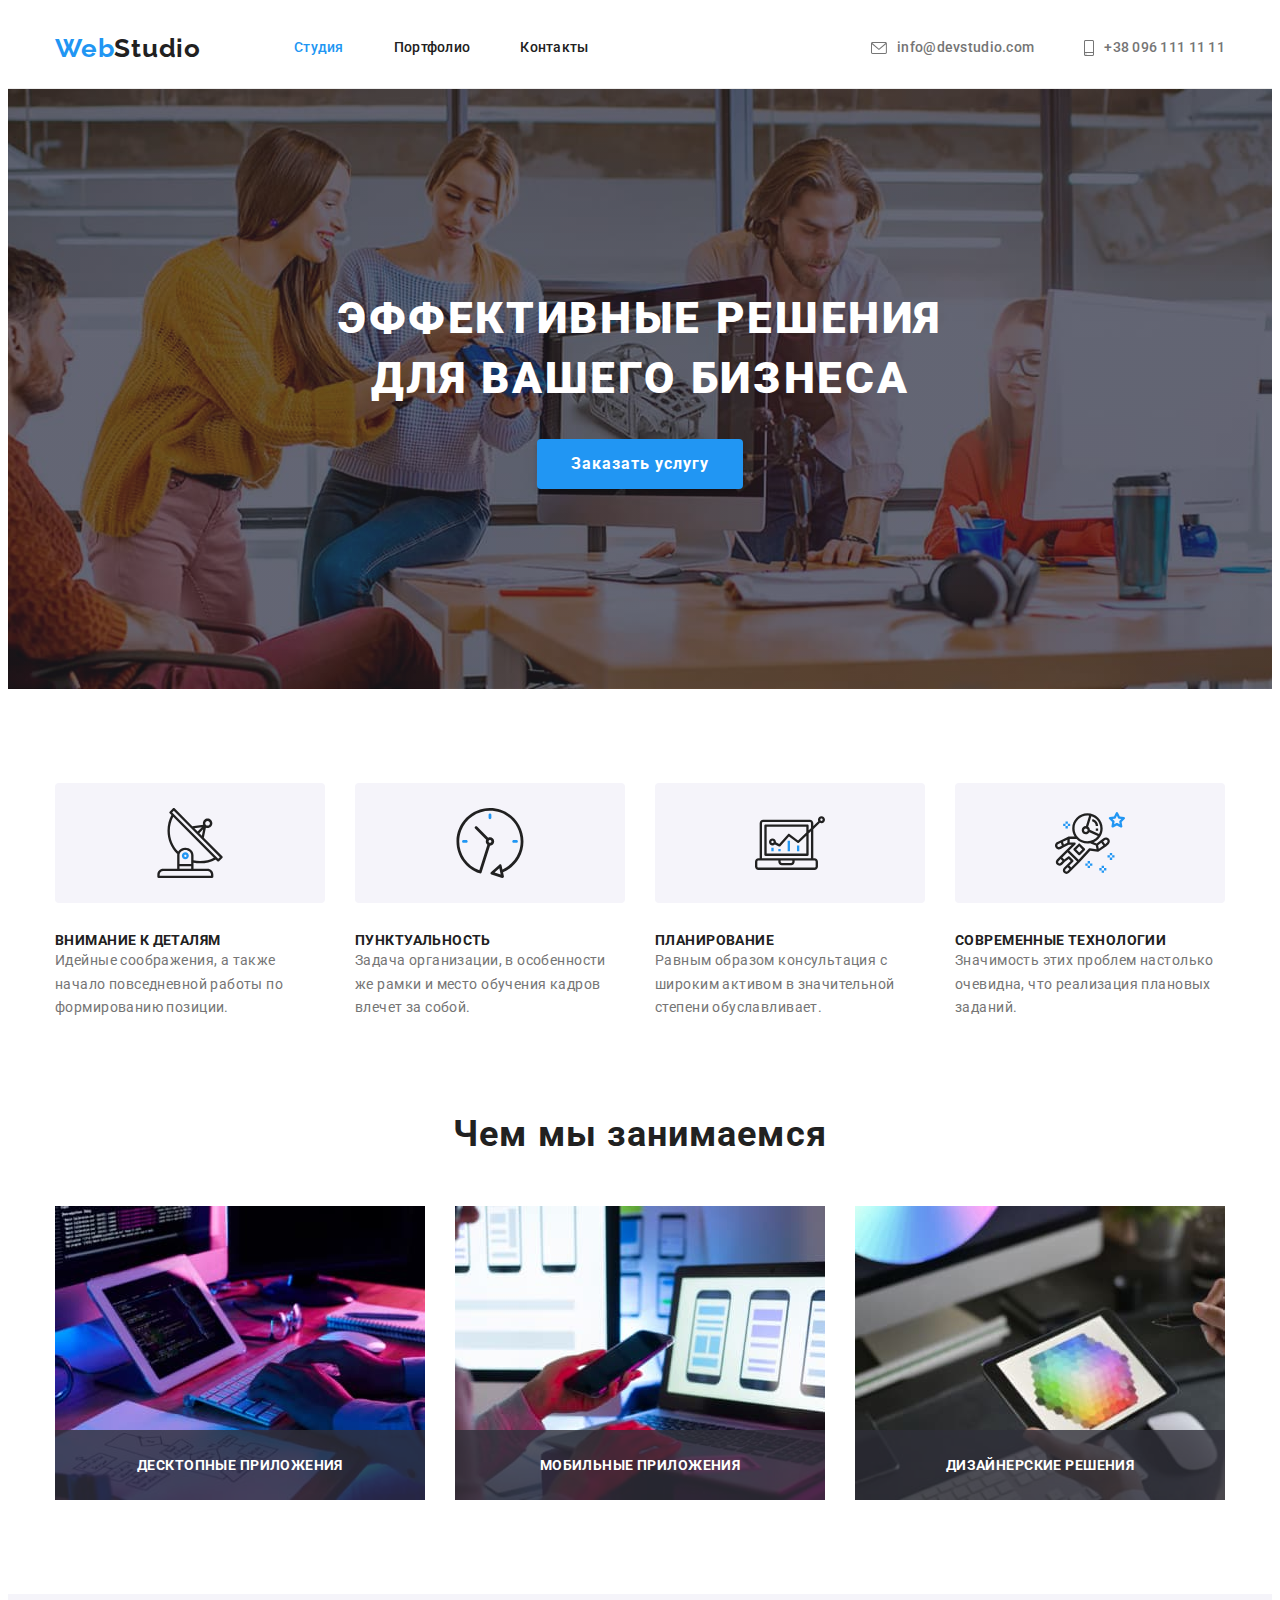
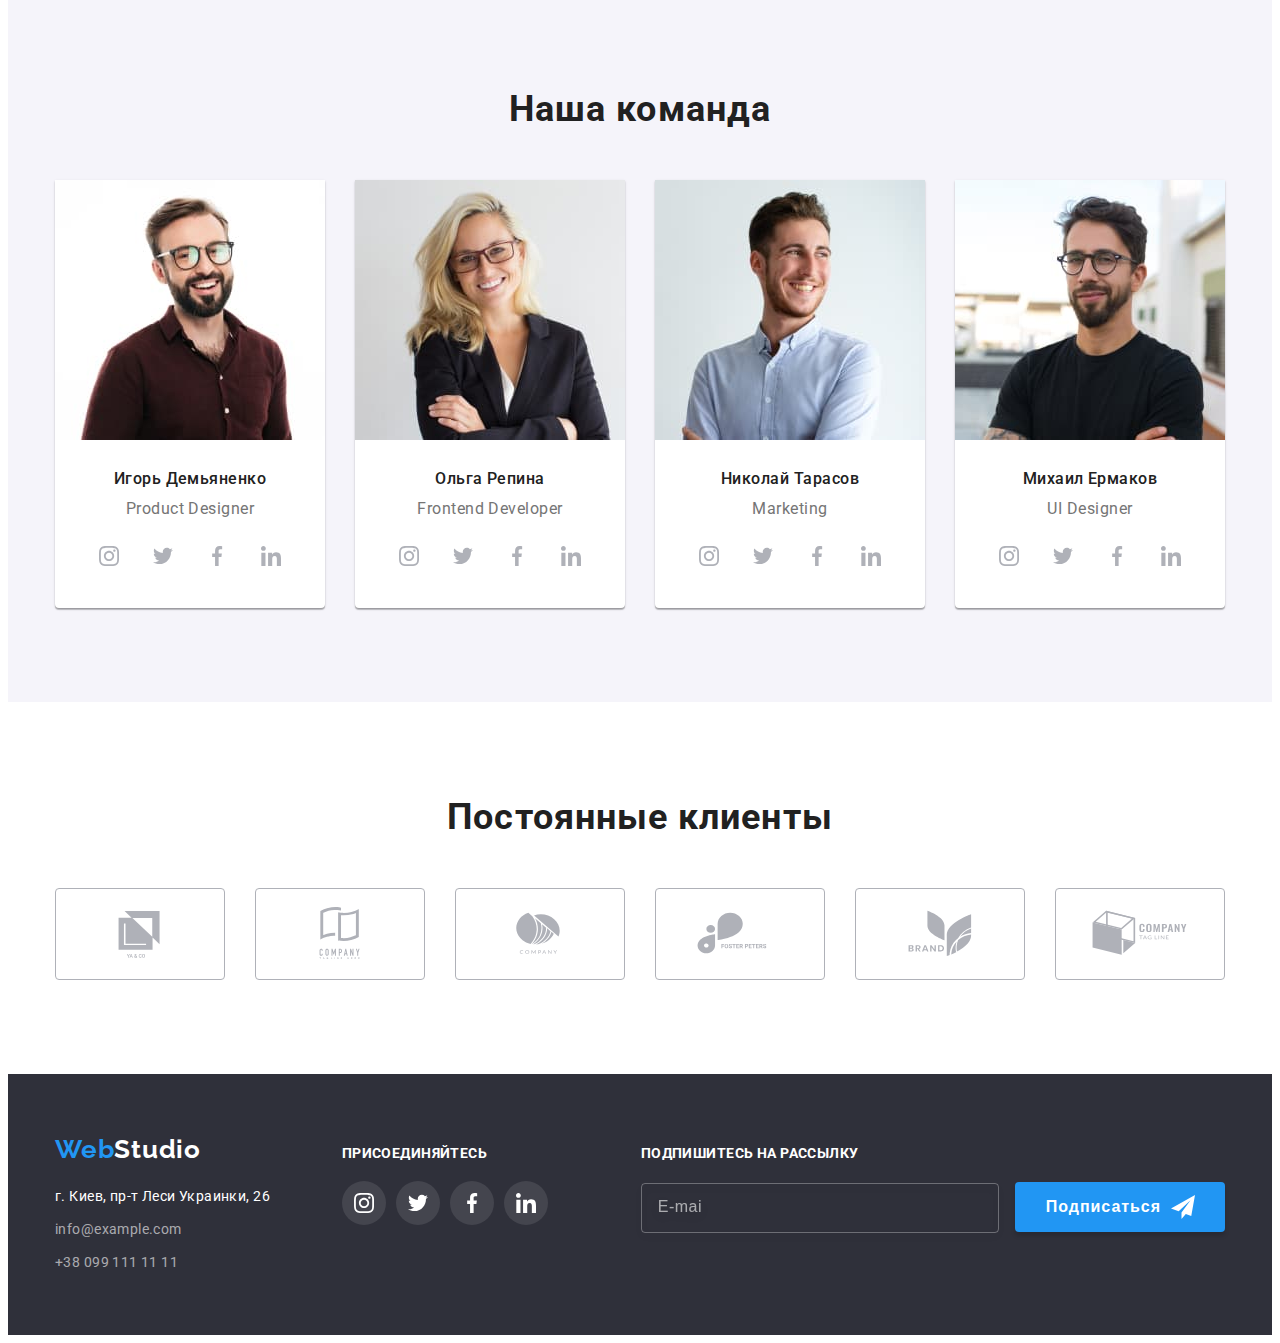
<file: index.html>
<!DOCTYPE html>
<html lang="ru">
    <head>
    <meta charset="UTF-8">
    <meta http-equiv="X-UA-Compatible" content="IE=edge">
    <meta name="viewport" content="width=device-width, initial-scale=1.0">
    <title>Webstudio</title>
    <link rel="preconnect" href="https://fonts.googleapis.com">
    <link rel="preconnect" href="https://fonts.gstatic.com" crossorigin>
    <link
        href="https://fonts.googleapis.com/css2?family=Montserrat&family=Raleway:wght@700&family=Roboto:wght@400;500;700;900&display=swap"
        rel="stylesheet">
        <link rel="stylesheet" href="https://cdnjs.cloudflare.com/ajax/libs/modern-normalize/1.1.0/modern-normalize.min.css"
            integrity="sha512-wpPYUAdjBVSE4KJnH1VR1HeZfpl1ub8YT/NKx4PuQ5NmX2tKuGu6U/JRp5y+Y8XG2tV+wKQpNHVUX03MfMFn9Q=="
            crossorigin="anonymous" referrerpolicy="no-referrer" />
    <link rel="stylesheet" href="./css/main.min.css">
    </head>
<body>
    <header class="header">
        <div class="container header__container">
        <nav class="navigation">
            <a href="" class="logo header-logo"><span class="half-logo">Web</span>Studio</a>
            <ul class="navigation-list list">
                <li class="navigation-list__item"><a href="" class="navigation-list__link current">Студия</a></li>
                <li class="navigation-list__item"><a href="./portfolio.html" class="navigation-list__link">Портфолио</a></li>
                <li class="navigation-list__item"><a href="" class="navigation-list__link">Контакты</a></li>
            </ul>
        </nav>
        <ul class="header-list-connection list">
            <li class="header-list-connection__item">
                <a href="mailto:info@devstudio.com" class="header-list-connection__mail">
                    <svg class="header-list-connection__icon" width="16" height="12">
                        <use href="./images/page1/icons.svg#icon-envelope"></use>
                    </svg>info@devstudio.com</a>
            </li>
            <li class="header-list-connection__item">
                <a href="tel:+380961111111" class="header-list-connection__tel">
                    <svg class="header-list-connection__icon" width="10" height="16">
                        <use href="./images/page1/icons.svg#icon-smartphone"></use>
                    </svg>+38 096 111 11 11</a>
            </li>
        </ul>
        </div>
    </header>
    <main>
        <section class="hero section">
            <div class="container">
            <h1 class="hero__title">Эффективные решения для вашего бизнеса</h1>
            <button type="button" class="hero__btn" data-modal-open>Заказать услугу</button>
            </div>
        </section>
        <section class="features features__section">
            <div class="container">
            <h2 class="visually-hidden">Наши особенности</h2>
            <ul class="features-list list">
                <li class="features-list__item">
                    <div class="features__icons">
                    <svg class="features__icon" width="70" height="70">
                        <use href="./images/page1/icons.svg#icon-antenna-1"></use>
                    </svg>
                    </div>
                    <h3 class="features-list__title">Внимание к деталям</h3>
                    <p class="features-list__text">Идейные соображения, а также начало повседневной работы по формированию позиции.</p>
                </li>
                <li class="features-list__item">
                    <div class="features__icons">
                    <svg class="features__icon" width="70" height="70">
                        <use href="./images/page1/icons.svg#icon-clock-1"></use>
                    </svg>
                    </div>
                    <h3 class="features-list__title">Пунктуальность</h3>
                    <p class="features-list__text">Задача организации, в особенности же рамки и место обучения кадров влечет за собой.</p>
                </li>
                <li class="features-list__item">
                    <div class="features__icons">
                    <svg class="features__icon" width="70" height="70">
                        <use href="./images/page1/icons.svg#icon-diagram-1"></use>
                    </svg>
                    </div>
                    <h3 class="features-list__title">Планирование</h3>
                    <p class="features-list__text">Равным образом консультация с широким активом в значительной степени обуславливает.</p>
                </li>
                <li class="features-list__item">
                    <div class="features__icons">
                    <svg class="features__icon" width="70" height="70">
                        <use href="./images/page1/icons.svg#icon-astronaut-1"></use>
                    </svg>
                    </div>
                    <h3 class="features-list__title">Современные технологии</h3>
                    <p class="features-list__text">Значимость этих проблем настолько очевидна, что реализация плановых заданий.</p>
                </li>
            </ul>
            </div>
        </section>
        <section class="occupation section">
            <div class="container">
                <h2 class="occupation__title">Чем мы занимаемся</h2>
                <ul class="occupation-list list">
                    <li class="occupation-list__item">
                        <img src="./images/page1/box1.jpg" alt="вёрстка" width="370" class="occupation-list__img">
                        <div class="occupation-list__label">Десктопные приложения</div>
                    </li>
                    <li class="occupation-list__item">
                        <img src="./images/page1/box2.jpg" alt="дизайн" width="370" class="occupation-list__img">
                        <div class="occupation-list__label">Мобильные приложения</div>
                    </li>
                    <li class="occupation-list__item">
                        <img src="./images/page1/box3.jpg" alt="графика" width="370" class="occupation-list__img">
                        <div class="occupation-list__label">Дизайнерские решения</div>
                    </li>
                </ul>
            </div>
        </section>
        <section class="team section">
            <div class="container">
            <h2 class="team__title">Наша команда</h2>
            <ul class="team-list list">
                <li class="team-list__item">
                    <img src="./images/page1/teamcard1.jpg" 
                    alt="Дизайнер продукта"
                    width="270"
                    class="team-list__img">
                    <div class="team-list__content">
                    <h3 class="team__name">Игорь Демьяненко</h3>
                    <p class="team-list__position">Product Designer</p>
                    <ul class="team-socials list">
                        <li class="team-socials__item">
                            <a href="" class="team-socials__link">
                                <svg class="team-socials__icon" width="20" height="20">
                                    <use href="./images/page1/icons.svg#icon-instagram-2"></use>
                                </svg>
                            </a>
                        </li>
                        <li class="team-socials__item">
                            <a href="" class="team-socials__link">
                                <svg class="team-socials__icon" width="20" height="20">
                                    <use href="./images/page1/icons.svg#icon-twitter-1"></use>
                                </svg>
                            </a>
                        </li>
                        <li class="team-socials__item">
                            <a href="" class="team-socials__link">
                                <svg class="team-socials__icon" width="20" height="20">
                                    <use href="./images/page1/icons.svg#icon-facebook-1"></use>
                                </svg>
                            </a>
                        </li>
                        <li class="team-socials__item">
                            <a href="" class="team-socials__link">
                                <svg class="team-socials__icon" width="20" height="20">
                                    <use href="./images/page1/icons.svg#icon-linkedin-1"></use>
                                </svg>
                            </a>
                        </li>
                    </ul>
                </div>
                </li>
                <li class="team-list__item">
                    <img 
                    src="./images/page1/teamcard2.jpg" 
                    alt="Фронтенд-разработчик" 
                    width="270"
                    class="team-list__img">
                    <div class="team-list__content">
                    <h3 class="team__name">Ольга Репина</h3>
                    <p class="team-list__position">Frontend Developer</p>
                    <ul class="team-socials list">
                        <li class="team-socials__item">
                            <a href="" class="team-socials__link">
                                <svg class="team-socials__icon" width="20" height="20">
                                    <use href="./images/page1/icons.svg#icon-instagram-2"></use>
                                </svg>
                            </a>
                        </li>
                        <li class="team-socials__item">
                            <a href="" class="team-socials__link">
                                <svg class="team-socials__icon" width="20" height="20">
                                    <use href="./images/page1/icons.svg#icon-twitter-1"></use>
                                </svg>
                            </a>
                        </li>
                        <li class="team-socials__item">
                            <a href="" class="team-socials__link">
                                <svg class="team-socials__icon" width="20" height="20">
                                    <use href="./images/page1/icons.svg#icon-facebook-1"></use>
                                </svg>
                            </a>
                        </li>
                        <li class="team-socials__item">
                            <a href="" class="team-socials__link">
                                <svg class="team-socials__icon" width="20" height="20">
                                    <use href="./images/page1/icons.svg#icon-linkedin-1"></use>
                                </svg>
                            </a>
                        </li>
                    </ul>
                </div>
                </li>
                <li class="team-list__item">
                    <img 
                    src="./images/page1/teamcard3.jpg" 
                    alt="Маркетолог" 
                    width="270"
                    class="team-list__img">
                    <div class="team-list__content">
                    <h3 class="team__name">Николай Тарасов</h3>
                    <p class="team-list__position">Marketing</p>
                    <ul class="team-socials list">
                        <li class="team-socials__item">
                            <a href="" class="team-socials__link">
                                <svg class="team-socials__icon" width="20" height="20">
                                    <use href="./images/page1/icons.svg#icon-instagram-2"></use>
                                </svg>
                            </a>
                        </li>
                        <li class="team-socials__item">
                            <a href="" class="team-socials__link">
                                <svg class="team-socials__icon" width="20" height="20">
                                    <use href="./images/page1/icons.svg#icon-twitter-1"></use>
                                </svg>
                            </a>
                        </li>
                        <li class="team-socials__item">
                            <a href="" class="team-socials__link">
                                <svg class="team-socials__icon" width="20" height="20">
                                    <use href="./images/page1/icons.svg#icon-facebook-1"></use>
                                </svg>
                            </a>
                        </li>
                        <li class="team-socials__item">
                            <a href="" class="team-socials__link">
                                <svg class="team-socials__icon" width="20" height="20">
                                    <use href="./images/page1/icons.svg#icon-linkedin-1"></use>
                                </svg>
                            </a>
                        </li>
                    </ul>
                </div>
                </li>
                <li class="team-list__item">
                    <img 
                    src="./images/page1/teamcard4.jpg" 
                    alt="Дизайнер интерфейса" 
                    width="270"
                    class="team-list__img">
                    <div class="team-list__content">
                    <h3 class="team__name">Михаил Ермаков</h3>
                    <p class="team-list__position">UI Designer</p>
                    <ul class="team-socials list">
                        <li class="team-socials__item">
                            <a href="" class="team-socials__link">
                                <svg class="team-socials__icon" width="20" height="20">
                                    <use href="./images/page1/icons.svg#icon-instagram-2"></use>
                                </svg>
                            </a>
                        </li>
                        <li class="team-socials__item">
                            <a href="" class="team-socials__link">
                                <svg class="team-socials__icon" width="20" height="20">
                                    <use href="./images/page1/icons.svg#icon-twitter-1"></use>
                                </svg>
                            </a>
                        </li>
                        <li class="team-socials__item">
                            <a href="" class="team-socials__link">
                                <svg class="team-socials__icon" width="20" height="20">
                                    <use href="./images/page1/icons.svg#icon-facebook-1"></use>
                                </svg>
                            </a>
                        </li>
                        <li class="team-socials__item">
                            <a href="" class="team-socials__link">
                                <svg class="team-socials__icon" width="20" height="20">
                                    <use href="./images/page1/icons.svg#icon-linkedin-1"></use>
                                </svg>
                            </a>
                        </li>
                    </ul>
                </div>
                </li>
            </ul>
            </div>
        </section>
        <section class="clients section">
            <div class="container">
            <h2 class="clients__title">Постоянные клиенты</h2>
            <ul class="clients-list list">
                <li class="clients-list__item">
                    <a href="" class="clients-list__link">
                    <svg class="clients-list__icon" width="160" height="60">
                        <use href="./images/page1/icons.svg#icon-client-1"></use>
                    </svg>
                    </a>
                </li>
                <li class="clients-list__item">
                    <a href="" class="clients-list__link">
                    <svg class="clients-list__icon" width="160" height="60">
                        <use href="./images/page1/icons.svg#icon-client-2"></use>
                    </svg>
                    </a>
                </li>
                <li class="clients-list__item">
                    <a href="" class="clients-list__link">
                    <svg class="clients-list__icon" width="160" height="60">
                        <use href="./images/page1/icons.svg#icon-client-3"></use>
                    </svg>
                    </a>
                </li>
                <li class="clients-list__item">
                    <a href="" class="clients-list__link">
                    <svg class="clients-list__icon" width="160" height="60">
                        <use href="./images/page1/icons.svg#icon-client-4"></use>
                    </svg>
                    </a>
                </li>
                <li class="clients-list__item">
                    <a href="" class="clients-list__link">
                    <svg class="clients-list__icon" width="160" height="60">
                        <use href="./images/page1/icons.svg#icon-client-5"></use>
                    </svg>
                    </a>
                </li>
                <li class="clients-list__item">
                    <a href="" class="clients-list__link">
                    <svg class="clients-list__icon" width="160" height="60">
                        <use href="./images/page1/icons.svg#icon-client-6"></use>
                    </svg>
                    </a>
                </li>
            </ul>
            </div>
        </section>
    </main>
    <footer class="footer">
        <div class="container footer-container">
            <div class="footer-address__container">
            <a href="" class="logo footer-logo"><span class="half-logo">Web</span><span class="half-second-logo">Studio</span></a>
        <address class="address">
        <ul class="footer-list list">
            <li class="footer-list__item">
                <a 
                    href="https://goo.gl/maps/ZpCN1E6qf6AYgeDj6" 
                    target="_blank" rel="noopener noreferrer nofollow"
                    class="footer-list__address">г. Киев, пр-т Леси Украинки, 26</a>
            </li>
            <li class="footer-list__item">
                <a href="mailto:info@example.com" class="footer-list__mail">info@example.com</a>
            </li>
            <li class="footer-list__item">
                <a href="tel:+380991111111" class="footer-list__tel">+38 099 111 11 11</a>
            </li>
        </ul>
        </address>
        </div>
        <div class="footer-socials">
        <p class="footer__text">присоединяйтесь</p>
        <ul class="footer-socials-list list">
            <li class="footer-socials-list__item">
                <a href="" class="footer-socials__link">
                    <svg class="footer-socials__icon" width="20" height="20">
                        <use href="./images/page1/icons.svg#icon-instagram-2"></use>
                    </svg>
                </a>
            </li>
            <li class="footer-socials-list__item">
                <a href="" class="footer-socials__link">
                    <svg class="footer-socials__icon" width="20" height="20">
                        <use href="./images/page1/icons.svg#icon-twitter-1"></use>
                    </svg>
                </a>
            </li>
            <li class="footer-socials-list__item">
                <a href="" class="footer-socials__link">
                    <svg class="footer-socials__icon" width="20" height="20">
                        <use href="./images/page1/icons.svg#icon-facebook-1"></use>
                    </svg>
                </a>
            </li>
            <li class="footer-socials-list__item">
                <a href="" class="footer-socials__link">
                    <svg class="footer-socials__icon" width="20" height="20">
                        <use href="./images/page1/icons.svg#icon-linkedin-1"></use>
                    </svg>
                </a>
            </li>
        </ul>
        </div>
        <div class="footer-input__wrap">
        <form class="footer-form">
            <label for="footer-input" class="footer__label">Подпишитесь на рассылку</label>
                <input 
                    name="footer-input"
                    type="email" 
                    class="footer-input"
                    placeholder="E-mail"
                    id="footer-input">
                <button type="submit" class="footer-btn">Подписаться
                    <svg class="footer-btn__icon" width="24" height="24">
                        <use href="./images/page1/icons.svg#icon-send"></use>
                    </svg>
                </button>
            </form>
        </div>
        </div>
    </footer>
    <div class="backdrop is-hidden" data-modal>
        <div class="modal">
            <button type="button" class="modal__close-btn" data-modal-close>
                <svg class="modal__icon" width="11" height="11">
                    <use href="./images/page1/icons.svg#icon-close-black"></use>
                </svg>
            </button>
            <p class="modal__title">Оставьте свои данные, мы вам перезвоним</p>
            <form class="modal-form">
                <div class="form-field">
                    <label for="user-name" class="modal__label">Имя</label>
                    <span class="modal-input__wrap">
                        <input 
                        type="text" 
                        name="user-name" 
                        class="modal-input"
                        id="user-name">
                        <svg class="modal-input__icon" width="18" height="18">
                            <use href="./images/page1/icons.svg#icon-person-black"></use>
                        </svg>
                    </span>
                    </div>
                <div class="form-field">
                    <label for="user-tel" class="modal__label">Телефон</label>
                    <span class="modal-input__wrap">
                        <input 
                        type="tel" 
                        name="user-tel" 
                        class="modal-input"
                        id="user-tel">
                        <svg class="modal-input__icon" width="18" height="18">
                            <use href="./images/page1/icons.svg#icon-phone-black"></use>
                        </svg>
                    </span>
                </div>
                <div class="form-field">
                    <label for="user-email" class="modal__label">Почта</label>
                    <span class="modal-input__wrap">
                        <input 
                        type="email" 
                        name="user-email" 
                        class="modal-input"
                        id="user-email">
                        <svg class="modal-input__icon" width="18" height="18">
                            <use href="./images/page1/icons.svg#icon-email-black"></use>
                        </svg>
                    </span>
                </div>
                <div class="form-field">
                    <label for="user-comment" class="modal__label">Комментарий</label>
                    <textarea 
                    name="user-comment" 
                    id="user-comment" 
                    cols="30" 
                    rows="10" 
                    class="modal-textarea" 
                    placeholder="Введите текст"></textarea>
                </div>
                <div class="form-field">
                    <label class="modal-checkbox__text">
                        <input 
                        type="checkbox" 
                        name="user-agreement" 
                        class="modal-checkbox visually-hidden">
                            <span class="modal-checkbox__icon">
                            <svg class="modal-checkbox__check" width="16" height="15">
                                    <use href="./images/page1/icons.svg#icon-vector-check"></use>
                                </svg>
                            </span>Соглашаюсь с рассылкой и принимаю<a href="" class="modal-checkbox__second-text"> Условия договора</a></label>
                </div>  
                <button type="submit" class="modal__btn">Отправить</button>
        </form>
        </div>
    </div>
    <script src="./modal.js"></script>
</body>
</html>
</file>
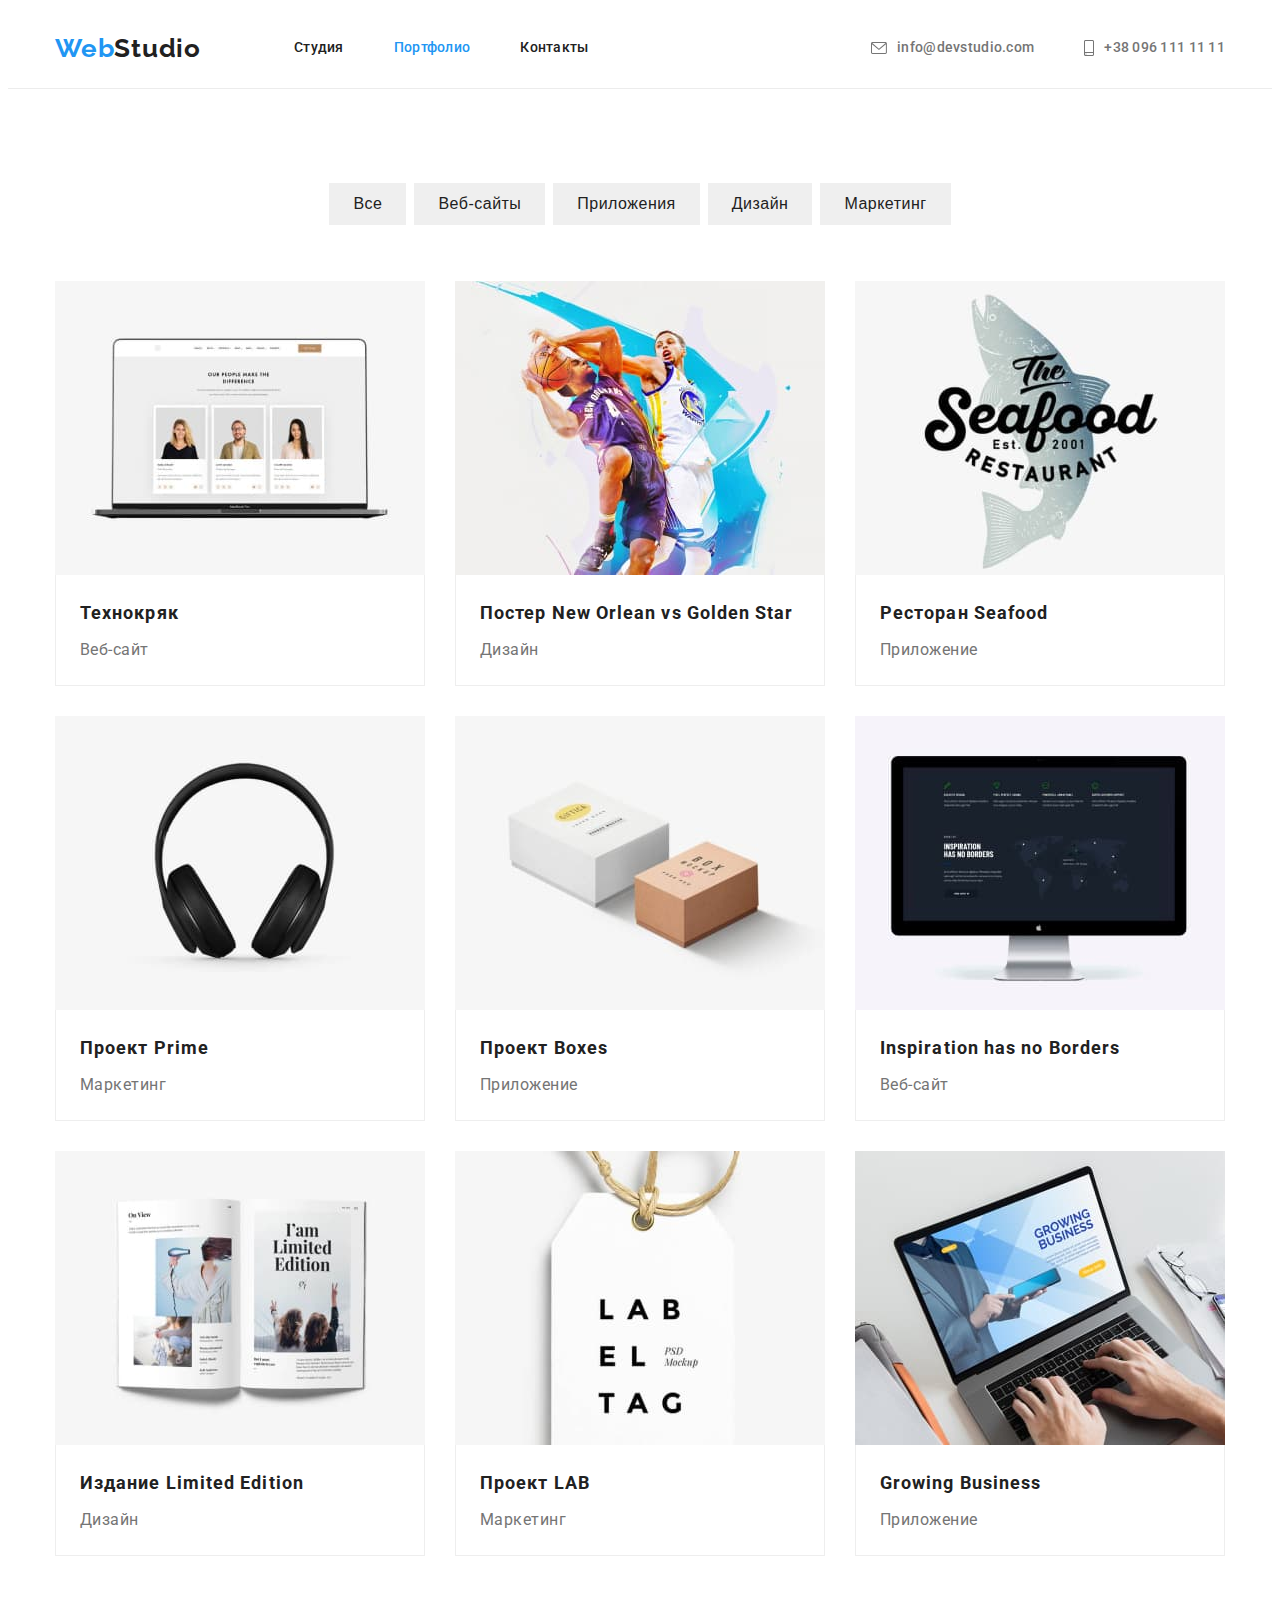
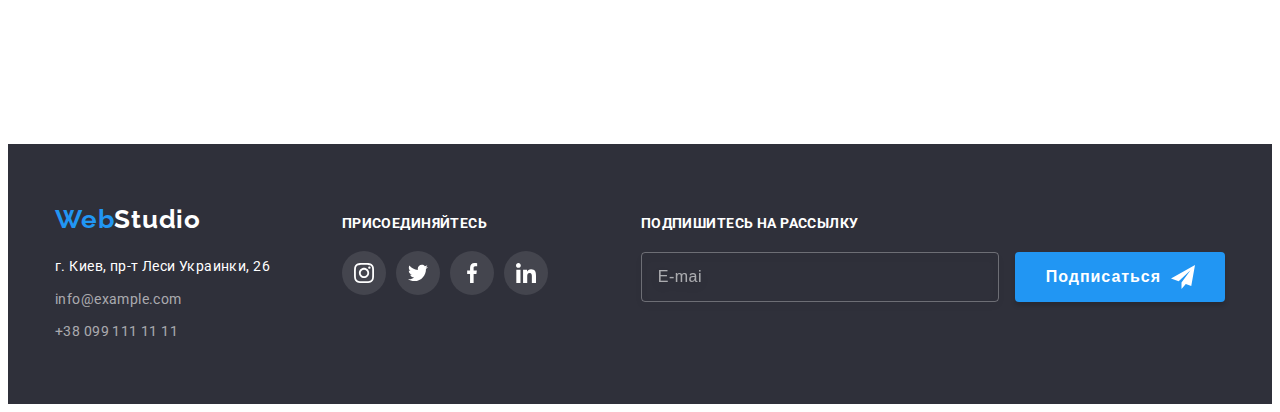
<file: portfolio.html>
<!DOCTYPE html>
<html lang="ru">
  <head>
    <meta charset="UTF-8" />
    <meta http-equiv="X-UA-Compatible" content="IE=edge" />
    <meta name="viewport" content="width=device-width, initial-scale=1.0" />
    <title>Webstudio</title>
    <link rel="preconnect" href="https://fonts.googleapis.com" />
    <link rel="preconnect" href="https://fonts.gstatic.com" crossorigin />
    <link
      href="https://fonts.googleapis.com/css2?family=Montserrat&family=Raleway:wght@700&family=Roboto:wght@400;500;700;900&display=swap"
      rel="stylesheet"
    />
    <link rel="stylesheet" href="https://cdnjs.cloudflare.com/ajax/libs/modern-normalize/1.1.0/modern-normalize.min.css"
      integrity="sha512-wpPYUAdjBVSE4KJnH1VR1HeZfpl1ub8YT/NKx4PuQ5NmX2tKuGu6U/JRp5y+Y8XG2tV+wKQpNHVUX03MfMFn9Q=="
      crossorigin="anonymous" referrerpolicy="no-referrer" />
    <link rel="stylesheet" href="./css/main.min.css">

  </head>

  <body>
    <header class="header">
      <div class="container header__container">
        <nav class="navigation">
          <a href="" class="logo header-logo"><span class="half-logo">Web</span>Studio</a>
          <ul class="navigation-list list">
            <li class="navigation-list__item"><a href="./index.html" class="navigation-list__link">Студия</a></li>
            <li class="navigation-list__item"><a href="" class="navigation-list__link current">Портфолио</a></li>
            <li class="navigation-list__item"><a href="" class="navigation-list__link">Контакты</a></li>
          </ul>
        </nav>
        <ul class="header-list-connection list">
          <li class="header-list-connection__item">
            <a href="mailto:info@devstudio.com" class="header-list-connection__mail">
              <svg class="header-list-connection__icon" width="16" height="12">
                <use href="./images/page1/icons.svg#icon-envelope"></use>
              </svg>info@devstudio.com</a>
          </li>
          <li class="header-list-connection__item">
            <a href="tel:+380961111111" class="header-list-connection__tel">
              <svg class="header-list-connection__icon" width="10" height="16">
                <use href="./images/page1/icons.svg#icon-smartphone"></use>
              </svg>+38 096 111 11 11</a>
          </li>
        </ul>
        </div>
        </header>
    <main>
      <section class="products section">
        <div class="container">
        <h2 class="visually-hidden">Фильтры</h2>
        <ul class="products-filters">
          <li class="products-filters__item list">
            <button type="button" class="products-filters__btn">Все</button>
          </li>
          <li class="products-filters__item list">
            <button type="button" class="products-filters__btn">Веб-сайты</button>
          </li>
          <li class="products-filters__item list">
            <button type="button" class="products-filters__btn">Приложения</button>
          </li>
          <li class="products-filters__item list">
            <button type="button" class="products-filters__btn">Дизайн</button>
          </li>
          <li class="products-filters__item list">
            <button type="button" class="products-filters__btn">Маркетинг</button>
          </li>
        </ul>
        <h2 class="visually-hidden">Наши продукты</h2>
        <ul class="products-list">
          <li class="products-list__item list">
            <a href="" class="products-list__link">
              <div class="products-overlay">
                <img 
              src="./images/page2/project1.jpg" 
              alt="ноутбук" 
              width="370" 
              class="products-list__img"
                />
                <div class="overlay-text">
                <p class="products-overlay__text">Технокряк это современная площадка распространения коронавируса. Компании используют
                  эту платформу для цифрового
                  шпионажа и атак на защищённые сервера конкурентов.
                </p>
                </div>
            </div>
            <div class="products-list__content">
            <h3 class="products-list__title">Технокряк</h3>
            <p class="products-list__text">Веб-сайт</p>
            </div>
            </a>
          </li>
          <li class="products-list__item list">
            <a href="" class="products-list__link">
              <div class="products-overlay">
                <img
              src="./images/page2/project2.jpg"
              alt="два баскетболиста"
              width="370"
              class="products-list__img"
                />
                <div class="overlay-text">
                <p class="products-overlay__text">Технокряк это современная площадка распространения коронавируса. Компании используют
                  эту платформу для цифрового
                  шпионажа и атак на защищённые сервера конкурентов.
                </p>
                </div>
              </div>
            <div class="products-list__content">
            <h3 class="products-list__title">Постер <span lang="eng">New Orlean vs Golden Star</span></h3>
            <p class="products-list__text">Дизайн</p>
            </div>
            </a>
          </li>
          <li class="products-list__item list">
            <a href="" class="products-list__link">
              <div class="products-overlay">
                <img
              src="./images/page2/project3.jpg"
              alt="вывеска ресторана"
              width="370"
              class="products-list__img"
                />
                <div class="overlay-text">
                <p class="products-overlay__text">Технокряк это современная площадка распространения коронавируса. Компании используют
              эту платформу для цифрового
              шпионажа и атак на защищённые сервера конкурентов.
                </p>
                </div>
            </div>
            <div class="products-list__content">
            <h3 class="products-list__title">Ресторан <span lang="eng">Seafood</span></h3>
            <p class="products-list__text">Приложение</p>
            </div>
            </a>
          </li>
          <li class="products-list__item list">
            <a href="" class="products-list__link">
              <div class="products-overlay">
                <img 
            src="./images/page2/project4.jpg" 
            alt="наушники" 
            width="370"
            class="products-list__img" 
                />
                <div class="overlay-text">
                <p class="products-overlay__text">Технокряк это современная площадка распространения коронавируса. Компании используют
              эту платформу для цифрового
              шпионажа и атак на защищённые сервера конкурентов.
                </p>
                </div>
            </div>
            <div class="products-list__content">
            <h3 class="products-list__title">Проект <span lang="eng">Prime</span></h3>
            <p class="products-list__text">Маркетинг</p>
            </div>
            </a>
          </li>
          <li class="products-list__item list">
            <a href="" class="products-list__link">
              <div class="products-overlay">
                <img
              src="./images/page2/project5.jpg"
              alt="две коробки"
              width="370"
              class="products-list__img"
                />
                <div class="overlay-text">
                <p class="products-overlay__text">Технокряк это современная площадка распространения коронавируса. Компании используют
              эту платформу для цифрового
              шпионажа и атак на защищённые сервера конкурентов.
                </p>
                </div>
            </div>
            <div class="products-list__content">
            <h3 class="products-list__title">Проект <span lang="eng">Boxes</span></h3>
            <p class="products-list__text">Приложение</p>
            </div>
            </a>
          </li>
          <li class="products-list__item list">
            <a href="" class="products-list__link">
              <div class="products-overlay">
                <img
              src="./images/page2/project6.jpg"
              alt="монитор компьютера"
              width="370"
              class="products-list__img"
                />
                <div class="overlay-text">
                <p class="products-overlay__text">Технокряк это современная площадка распространения коронавируса. Компании используют
              эту платформу для цифрового
              шпионажа и атак на защищённые сервера конкурентов.
                </p>
                </div>
            </div>
            <div class="products-list__content">
            <h3 class="products-list__title">Inspiration has no Borders</h3>
            <p class="products-list__text">Веб-сайт</p>
            </div>
            </a>
          </li>
          <li class="products-list__item list">
            <a href="" class="products-list__link">
              <div class="products-overlay">
                <img 
            src="./images/page2/project7.jpg" 
            alt="журнал" 
            width="370"
            class="products-list__img" 
                />
                <div class="overlay-text">
                <p class="products-overlay__text">Технокряк это современная площадка распространения коронавируса. Компании используют
              эту платформу для цифрового
              шпионажа и атак на защищённые сервера конкурентов.
                </p>
                </div>
            </div>
            <div class="products-list__content">
            <h3 class="products-list__title">Издание <span lang="eng">Limited Edition</span></h3>
            <p class="products-list__text">Дизайн</p>
          </div>
          </a>
          </li>
          <li class="products-list__item list">
            <a href="" class="products-list__link">
              <div class="products-overlay">
                <img
              src="./images/page2/project8.jpg"
              alt="бумажный ярлык"
              width="370"
              class="products-list__img"
                />
                <div class="overlay-text">
                <p class="products-overlay__text">Технокряк это современная площадка распространения коронавируса. Компании используют
              эту платформу для цифрового
              шпионажа и атак на защищённые сервера конкурентов.
                </p>
                </div>
            </div>
            <div class="products-list__content">
            <h3 class="products-list__title">Проект <span lang="eng">LAB</span></h3>
            <p class="products-list__text">Маркетинг</p>
            </div>
            </a>
          </li>
          <li class="products-list__item list">
            <a href="" class="products-list__link">
              <div class="products-overlay">
                <img
              src="./images/page2/project9.jpg"
              alt="клавиатура ноутбука"
              width="370"
              class="products-list__img"
                />
                <div class="overlay-text">
                <p class="products-overlay__text">Технокряк это современная площадка распространения коронавируса. Компании используют
              эту платформу для цифрового
              шпионажа и атак на защищённые сервера конкурентов.
                </p>
                </div>
            </div>
            <div class="products-list__content">
            <h3 class="products-list__title">Growing Business</h3>
            <p class="products-list__text">Приложение</p>
            </div>
            </a>
          </li>
        </ul>
        </div>
      </section>
    </main>
    <footer class="footer">
      <div class="container footer-container">
        <div class="footer-address__container">
          <a href="" class="logo footer-logo"><span class="half-logo">Web</span><span
              class="half-second-logo">Studio</span></a>
          <address class="address">
            <ul class="footer-list list">
              <li class="footer-list__item">
                <a href="https://goo.gl/maps/ZpCN1E6qf6AYgeDj6" target="_blank" rel="noopener noreferrer nofollow"
                  class="footer-list__address">г. Киев, пр-т Леси Украинки, 26</a>
              </li>
              <li class="footer-list__item">
                <a href="mailto:info@example.com" class="footer-list__mail">info@example.com</a>
              </li>
              <li class="footer-list__item">
                <a href="tel:+380991111111" class="footer-list__tel">+38 099 111 11 11</a>
              </li>
            </ul>
          </address>
        </div>
        <div class="footer-socials">
          <p class="footer__text">присоединяйтесь</p>
          <ul class="footer-socials-list list">
            <li class="footer-socials-list__item">
              <a href="" class="footer-socials__link">
                <svg class="footer-socials__icon" width="20" height="20">
                  <use href="./images/page1/icons.svg#icon-instagram-2"></use>
                </svg>
              </a>
            </li>
            <li class="footer-socials-list__item">
              <a href="" class="footer-socials__link">
                <svg class="footer-socials__icon" width="20" height="20">
                  <use href="./images/page1/icons.svg#icon-twitter-1"></use>
                </svg>
              </a>
            </li>
            <li class="footer-socials-list__item">
              <a href="" class="footer-socials__link">
                <svg class="footer-socials__icon" width="20" height="20">
                  <use href="./images/page1/icons.svg#icon-facebook-1"></use>
                </svg>
              </a>
            </li>
            <li class="footer-socials-list__item">
              <a href="" class="footer-socials__link">
                <svg class="footer-socials__icon" width="20" height="20">
                  <use href="./images/page1/icons.svg#icon-linkedin-1"></use>
                </svg>
              </a>
            </li>
          </ul>
        </div>
        <div class="footer-input__wrap">
          <form class="footer-form">
            <label for="footer-input" class="footer__label">Подпишитесь на рассылку</label>
            <input name="footer-input" type="email" class="footer-input" placeholder="E-mail" id="footer-input">
            <button type="submit" class="footer-btn">Подписаться
              <svg class="footer-btn__icon" width="24" height="24">
                <use href="./images/page1/icons.svg#icon-send"></use>
              </svg>
            </button>
          </form>
        </div>
      </div>
    </footer>
  </body>
</html>
</file>
<file: css/main.min.css>
:root{--header-text-color: #212121;--accent-color: #2196f3;--btn-color: #ffffff;--title-color: #212121;--main-text-color: #757575}p,h1,h2,h3,h4,h5,h6{margin:0}ul{margin:0;padding:0}img{display:block}body{font-family:"Roboto", sans-serif;color:#757575}*{box-sizing:border-box}.list{list-style:none}a{text-decoration:none}.container{width:1200px;padding-left:15px;padding-right:15px;margin:0 auto}.section{padding-top:94px;padding-bottom:94px}.visually-hidden{position:absolute;white-space:nowrap;width:1px;height:1px;overflow:hidden;border:0;padding:0;clip:rect(0 0 0 0);clip-path:inset(50%);margin:-1px}.header{border-bottom:1px solid #ececec}.header__container{display:flex;align-items:center}.navigation{display:flex;align-items:center}.navigation-list{display:flex}.header-logo{margin-right:93px}.logo{font-family:"Raleway", sans-serif;font-style:400;font-weight:700;font-size:26px;line-height:1.19;letter-spacing:0.03em;color:#212121;display:block}.half-logo{font-family:"Raleway", sans-serif;font-style:400;font-weight:700;font-size:26px;line-height:1.19;letter-spacing:0.03em;color:var(--accent-color)}.navigation-list__item+.navigation-list__item{margin-left:50px}.navigation-list__link{position:relative;display:block;font-weight:500;font-size:14px;line-height:1.14;letter-spacing:0.02em;color:var(--header-text-color);padding-top:32px;padding-bottom:32px;transition:color 250ms cubic-bezier(0.4, 0, 0.2, 1)}.navigation-list__link:hover,.navigation-list__link:focus{color:var(--accent-color)}.navigation-list__link.current::after{position:absolute;content:"";display:block;width:100%;height:4px;left:0;bottom:0;background:#2196f3;border-radius:2px;opacity:0;transition:opacity 250ms cubic-bezier(0.4, 0, 0.2, 1)}.navigation-list__link.current:hover::after{opacity:1}.current{color:var(--accent-color)}.header-list-connection{display:flex;margin-left:auto;align-items:center}.header-list-connection__item{color:#757575;display:flex;align-items:center}.header-list-connection__item+.header-list-connection__item{margin-left:50px}.header-list-connection__mail,.header-list-connection__tel{font-weight:500;font-size:14px;line-height:1.14;letter-spacing:0.02em;color:#757575;display:flex;align-items:center;padding-top:32px;padding-bottom:32px;transition:color 250ms cubic-bezier(0.4, 0, 0.2, 1)}.header-list-connection__mail:hover,.header-list-connection__mail:focus,.header-list-connection__tel:hover,.header-list-connection__tel:focus{color:var(--accent-color)}.header-list-connection__icon{fill:currentColor;margin-right:10px;transition:fill 250ms cubic-bezier(0.4, 0, 0.2, 1)}.hero{background-color:#2f303a;padding-top:200px;padding-bottom:200px;text-align:center;background-image:linear-gradient(rgba(47,48,58,0.4), rgba(47,48,58,0.4)),url(../images/page1/hero-bg.jpg);background-repeat:no-repeat;background-position:center;block-size:cover}.hero__title{font-weight:900;font-size:44px;line-height:1.36;text-align:center;letter-spacing:0.06em;text-transform:uppercase;color:#ffffff;margin-bottom:30px;width:696px;margin-left:auto;margin-right:auto}.hero__btn{font-family:inherit;font-weight:700;font-size:16px;line-height:1.87;display:flex;align-items:center;text-align:center;letter-spacing:0.06em;color:var(--btn-color);background-color:var(--accent-color);border-color:transparent;box-shadow:0px 4px 4px rgba(0,0,0,0.15);border-radius:4px;cursor:pointer;min-width:200px;height:50px;margin-left:auto;margin-right:auto;padding:10px 32px}.features__section{padding-top:94px}.features-list{display:flex;justify-content:center;align-items:center}.features-list__item{width:270px}.features-list__item:not(:last-child){margin-right:30px}.features-list__title{font-weight:700;font-size:14px;line-height:1.14;letter-spacing:0.03em;text-transform:uppercase;color:var(--title-color)}.features-list__text{font-size:14px;line-height:1.71;letter-spacing:0.03em;color:var(--main-text-color)}.features__icons{display:flex;align-items:center;justify-content:center;background:#f5f4fa;border-radius:4px;width:270px;height:120px;margin-bottom:30px}.occupation__title{font-size:36px;line-height:1.16;text-align:center;letter-spacing:0.03em;color:var(--title-color);margin-bottom:50px}.occupation-list{display:flex}.occupation-list__item{position:relative}.occupation-list__item:not(:last-child){margin-right:30px}.occupation-list__label{position:absolute;left:0;bottom:0;font-weight:bold;font-size:14px;line-height:16px;text-align:center;letter-spacing:0.03em;text-transform:uppercase;color:#ffffff;width:370px;height:70px;background:rgba(47,48,58,0.8);display:flex;justify-content:center;align-items:center}.team{background:#f5f4fa}.team__title{font-size:36px;line-height:42px;text-align:center;letter-spacing:0.03em;color:var(--title-color);margin-bottom:50px}.team-list{display:flex}.team-list__item{background-color:#fff;box-shadow:0px 1px 3px rgba(0,0,0,0.12),0px 1px 1px rgba(0,0,0,0.14),0px 2px 1px rgba(0,0,0,0.2);border-radius:0px 0px 4px 4px}.team-list__item:not(:last-child){margin-right:30px}.team-list__content{padding-top:30px;padding-bottom:30px}.team__name{font-weight:500;font-size:16px;line-height:1.18;text-align:center;letter-spacing:0.03em;color:#212121;margin-bottom:10px}.team-list__position{font-size:16px;line-height:calc(19 / 16);text-align:center;letter-spacing:0.03em;color:var(--main-text-color);margin-bottom:16px}.team-socials{display:flex;justify-content:center}.team-socials__item+.team-socials__item{margin-left:10px}.team-socials__link{width:44px;height:44px;border-radius:50%;display:flex;align-items:center;justify-content:center;transition:background-color 250ms cubic-bezier(0.4, 0, 0.2, 1)}.team-socials__link:hover,.team-socials__link:focus{background-color:var(--accent-color)}.team-socials__icon{fill:#afb1b8;transition:fill 250ms cubic-bezier(0.4, 0, 0.2, 1)}.team-socials__link:hover .team-socials__icon,.team-socials__link:focus .team-socials__icon{fill:#ffffff}.clients__title{font-weight:bold;font-size:36px;line-height:42px;text-align:center;letter-spacing:0.03em;color:#212121;margin-bottom:50px}.clients-list{display:flex;justify-content:center;align-items:center}.clients-list__item{width:170px;height:92px}.clients-list__item:not(:last-child){margin-right:30px}.clients-list__link{display:flex;justify-content:center;align-items:center;width:100%;height:100%;border:1px solid #afb1b8;border-radius:4px;color:#afb1b8;transition:border-color 250ms cubic-bezier(0.4, 0, 0.2, 1),color 250ms cubic-bezier(0.4, 0, 0.2, 1)}.clients-list__link:hover,.clients-list__link:focus{color:var(--accent-color);border-color:var(--accent-color)}.clients-list__icon{fill:currentColor}.clients-list__icon:hover,.clients-list__icon:focus{fill:var(--accent-color)}.footer{background-color:#2f303a;padding-top:60px;padding-bottom:60px}.footer-address__container{flex-grow:1}.half-second-logo{font-family:"Raleway", sans-serif;font-style:normal;font-weight:700;font-size:26px;line-height:1.19;letter-spacing:0.03em;color:#ffffff}.footer-logo{margin-bottom:20px}.address{font-style:normal}.footer-list__item:not(:last-child){margin-bottom:9px}.footer-list__address{font-size:14px;line-height:1.71;letter-spacing:0.03em;color:#ffffff}.footer-list__mail{font-size:14px;line-height:1.71;letter-spacing:0.03em;color:rgba(255,255,255,0.6)}.footer-list__tel{font-size:14px;line-height:1.71;letter-spacing:0.03em;color:rgba(255,255,255,0.6)}.footer-list__address:hover,.footer-list__address:focus,.footer-list__mail:hover,.footer-list__mail:focus,.footer-list__tel:hover,.footer-list__tel:focus{color:var(--accent-color)}.footer-container{display:flex;align-items:baseline}.footer-socials{margin-left:70px}.footer__text{font-weight:bold;font-size:14px;line-height:16px;letter-spacing:0.03em;text-transform:uppercase;color:#ffffff;margin-bottom:20px}.footer-socials-list{display:flex;justify-content:center}.footer-socials-list__item+.footer-socials-list__item{margin-left:10px}.footer-socials__link{width:44px;height:44px;border-radius:50%;display:flex;align-items:center;justify-content:center;background:rgba(255,255,255,0.1);transition:background-color 250ms cubic-bezier(0.4, 0, 0.2, 1)}.footer-socials__link:hover,.footer-socials__link:focus{background-color:var(--accent-color)}.footer-socials__icon{fill:#ffffff}.footer-input__wrap{margin-left:93px}.footer__label{font-weight:bold;font-size:14px;line-height:1.14;letter-spacing:0.03em;text-transform:uppercase;color:#ffffff;margin-bottom:20px;display:block}.footer-input{width:358px;height:50px;border:1px solid rgba(255,255,255,0.3);box-sizing:border-box;filter:drop-shadow(0px 4px 4px rgba(0,0,0,0.15));border-radius:4px;margin-right:12px;padding:15px 295px 15px 16px;outline:none;background-color:transparent}.footer-input::placeholder{font-weight:normal;font-size:16px;line-height:1.25;display:flex;align-items:center;letter-spacing:0.03em;color:rgba(255,255,255,0.6)}.footer-btn{font-weight:bold;font-size:16px;line-height:1.87;display:inline-flex;align-items:center;text-align:center;letter-spacing:0.06em;color:#ffffff;background-color:var(--accent-color);border-color:transparent;box-shadow:0px 4px 4px rgba(0,0,0,0.15);border-radius:4px;cursor:pointer;min-width:200px;height:50px;padding:10px 28px 10px 29px}.footer-btn__icon{margin-left:10px;display:flex;align-items:center;justify-content:center}.backdrop{width:100vw;height:100vh;background:rgba(0,0,0,0.2);position:fixed;top:0;transition:opacity 250ms cubic-bezier(0.4, 0, 0.2, 1),visibility 250ms cubic-bezier(0.4, 0, 0.2, 1)}.backdrop.is-hidden .modal{transform:rotate(-300deg) scale(0.5)}.modal{width:528px;min-height:581px;background-color:#ffffff;box-shadow:0px 1px 3px rgba(0,0,0,0.12),0px 1px 1px rgba(0,0,0,0.14),0px 2px 1px rgba(0,0,0,0.2);border-radius:4px;position:absolute;top:50%;left:50%;transform:translate(-50%, -50%) rotate(0) scale(1);transition:transform 250ms cubic-bezier(0.4, 0, 0.2, 1);padding:40px}.modal__close-btn{width:30px;height:30px;border-radius:50%;background:#ffffff;border:1px solid rgba(0,0,0,0.1);position:absolute;top:10px;right:10px;margin:0;padding:0;display:flex;align-items:center;justify-content:center;cursor:pointer}.modal__close-btn:hover,.modal__close-btn:focus{fill:var(--accent-color);transition:fill 250ms cubic-bezier(0.4, 0, 0.2, 1)}.is-hidden{opacity:0;pointer-events:none;visibility:hidden}.modal__icon{width:18px;height:18px;color:#000000}.modal__title{font-weight:bold;font-size:20px;line-height:1.15;text-align:center;letter-spacing:0.03em;color:#212121;margin-bottom:12px}.form-field{margin-bottom:10px}.modal__label{font-weight:normal;font-size:12px;line-height:1.16;letter-spacing:0.01em;color:#757575;display:block;margin-bottom:4px}.modal-input__wrap{position:relative;display:block}.modal-input{width:100%;height:40px;border:1px solid rgba(33,33,33,0.2);box-sizing:border-box;border-radius:4px;outline:none;padding-left:42px}.modal-input:focus{border-color:var(--accent-color);transition:border-color 250ms cubic-bezier(0.4, 0, 0.2, 1)}.modal-input__icon{position:absolute;left:12px;top:50%;transform:translateY(-50%)}.modal-input:focus+.modal-input__icon{fill:var(--accent-color);transition:fill 250ms cubic-bezier(0.4, 0, 0.2, 1)}.modal-textarea{width:448px;height:120px;border:1px solid rgba(33,33,33,0.2);box-sizing:border-box;border-radius:4px;margin-bottom:10px;resize:none;padding:12px 16px;outline:none}.modal-textarea::placeholder{font-weight:normal;font-size:12px;line-height:14px;letter-spacing:0.01em;color:rgba(117,117,117,0.5)}.modal-textarea:focus{border-color:var(--accent-color);transition:border-color 250ms cubic-bezier(0.4, 0, 0.2, 1)}.modal-checkbox__text{display:flex;align-items:center;justify-content:center;font-weight:normal;font-size:14px;line-height:1.71;letter-spacing:0.03em;color:#757575}.modal-checkbox__text>span{width:16px;height:15px;border:2px solid #212121;border-radius:2px;margin-right:5px}.modal-checkbox__check{fill:transparent}.modal-checkbox__icon{display:flex;align-items:center;justify-content:center}.modal-checkbox:checked+.modal-checkbox__icon{background-color:var(--accent-color);border:none}.modal-checkbox:checked+.modal-checkbox__icon svg{fill:#ffffff}.modal-checkbox:focus+.modal-checkbox__icon{border-color:var(--accent-color);transition:border-color 250ms cubic-bezier(0.4, 0, 0.2, 1)}.modal-checkbox__second-text{font-weight:normal;font-size:14px;line-height:1.71;letter-spacing:0.03em;text-decoration-line:underline;color:#2196f3;margin-left:3px}.modal__btn{font-weight:bold;font-size:16px;line-height:1.87;display:flex;align-items:center;text-align:center;letter-spacing:0.06em;color:var(--btn-color);background:var(--accent-color);border-color:transparent;box-shadow:0px 4px 4px rgba(0,0,0,0.15);border-radius:4px;cursor:pointer;min-width:200px;height:50px;margin-left:auto;margin-right:auto;padding:10px 55px}.products-filters{margin-bottom:56px;display:flex;justify-content:center}.products-filters__item:not(:last-child){margin-right:8px}.products-filters__btn{font-weight:500;font-size:16px;line-height:1.62;text-align:center;letter-spacing:0.03em;color:#212121;cursor:pointer;padding:6px 22px;border-color:transparent;transition:box-shadow 250ms cubic-bezier(0.4, 0, 0.2, 1),background-color 250ms cubic-bezier(0.4, 0, 0.2, 1),color 250ms cubic-bezier(0.4, 0, 0.2, 1)}.products-filters__btn:hover,.products-filters__btn:focus{color:#ffffff;background-color:var(--accent-color);box-shadow:0px 3px 1px rgba(0,0,0,0.1),0px 1px 2px rgba(0,0,0,0.08),0px 2px 2px rgba(0,0,0,0.12);border-radius:4px}.products-list{margin-bottom:94px;display:flex;flex-wrap:wrap;margin-left:-30px;margin-top:-30px}.products-list>.products-list__item{flex-basis:calc(100% / 3 - 30px);margin-left:30px;margin-top:30px}.products-list__link{display:block;transition:box-shadow 250ms cubic-bezier(0.4, 0, 0.2, 1)}.products-list__link:hover,.products-list__link:focus{background:#ffffff;box-sizing:border-box;box-shadow:0px 1px 1px rgba(0,0,0,0.12),0px 4px 4px rgba(0,0,0,0.06),1px 4px 6px rgba(0,0,0,0.16)}.products-list__link:hover .products-overlay::before,.products-list__link:hover .overlay-text,.products-list__link:focus .products-overlay::before,.products-list__link:focus .overlay-text{opacity:1;transform:translateY(0)}.products-overlay{position:relative;overflow:hidden}.products-overlay::before{content:"";width:100%;height:100%;background-color:rgba(33,150,243,0.9);position:absolute;transform:translateY(100%);transition:transform 250ms cubic-bezier(0.4, 0, 0.2, 1)}.overlay-text{position:absolute;top:0;left:0;width:100%;height:100%;transform:translateY(100%);transition:transform 250ms cubic-bezier(0.4, 0, 0.2, 1)}.products-overlay__text{display:flex;position:absolute;left:0;top:0;font-weight:normal;font-size:18px;line-height:1.56;letter-spacing:0.03em;color:#ffffff;padding:63px 24px;height:100%}.products-list__content{padding-top:20px;padding-left:24px;padding-right:24px;padding-bottom:20px;background:#ffffff;border:1px solid #eeeeee;border-top:none}.products-list__title{font-weight:bold;font-size:18px;line-height:2;letter-spacing:0.06em;color:var(--title-color);margin-bottom:4px}.products-list__text{font-size:16px;line-height:1.87;letter-spacing:0.03em;color:var(--main-text-color)}
/*# sourceMappingURL=main.min.css.map */
</file>
